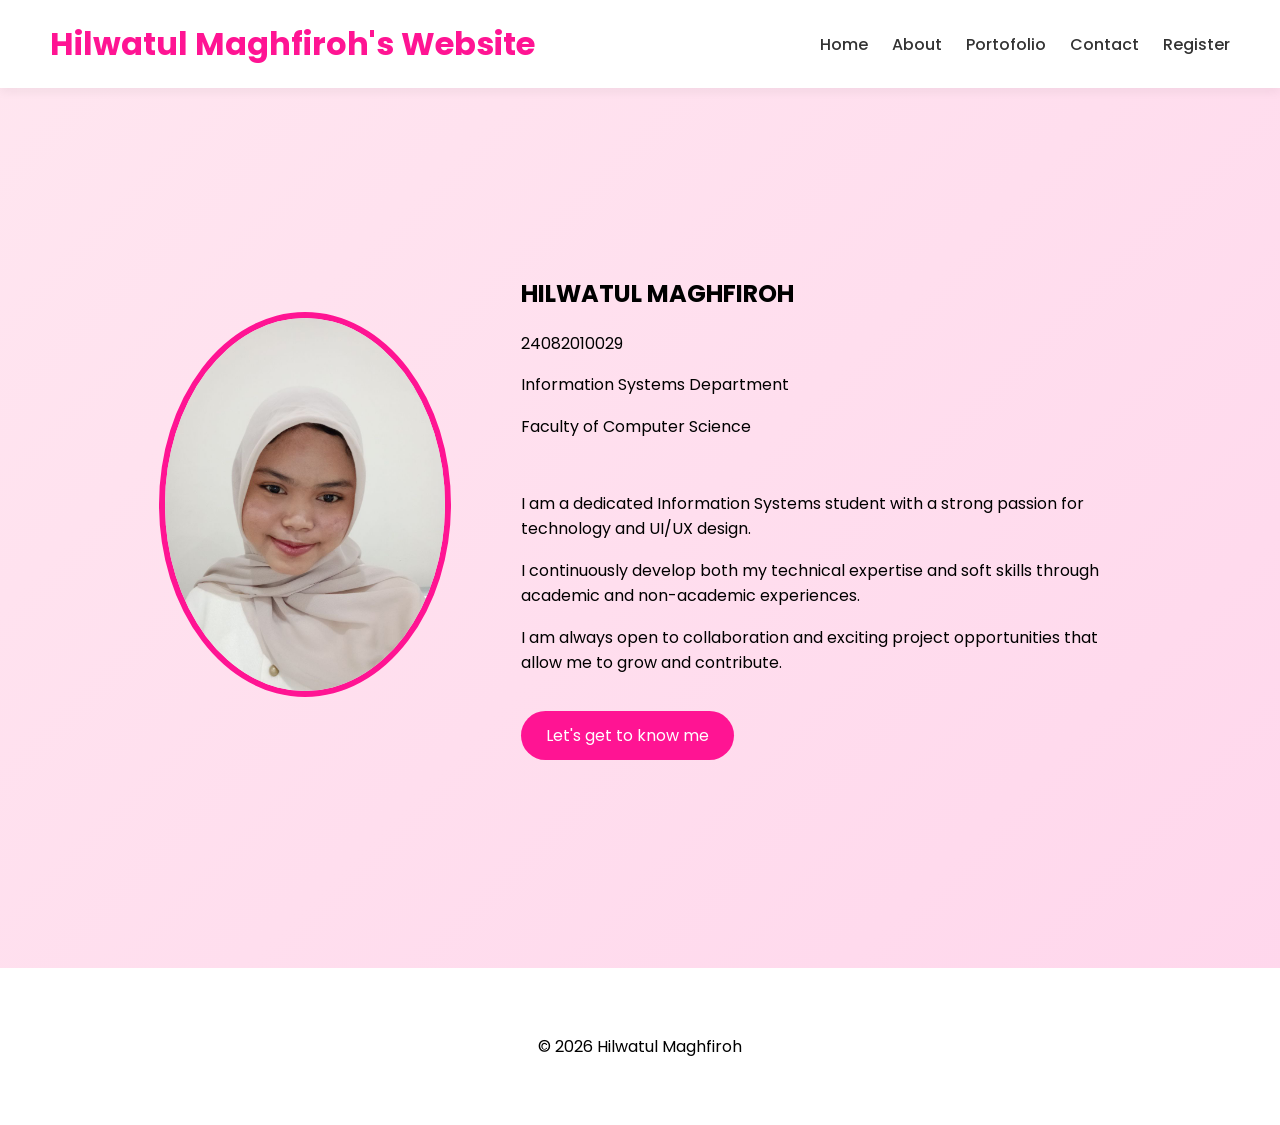
<file: index.html>
<!DOCTYPE html>
<html>
<head>
    <title>Home</title>
    <link rel="stylesheet" href="css/style.css">
</head>
<body>

<header>
    <h1>Hilwatul Maghfiroh's Website</h1>
    <nav>
        <a href="index.html">Home</a>
        <a href="about.html">About</a>
        <a href="portofolio.html">Portofolio</a>
        <a href="contact.html">Contact</a>
        <a href="register.html">Register</a>
    </nav>
</header>

<section class="hero">

    <div class="hero-container">

        <div class="hero-image">
            <img src="images/profile.jpg" alt="Profile Photo">
        </div>

        <div class="hero-text">
            <h2>HILWATUL MAGHFIROH</h2>
            <p>24082010029</p>
            <p>Information Systems Department</p>
            <p>Faculty of Computer Science</p>

            <br>

            <p>
                I am a dedicated Information Systems student with a strong
                passion for technology and UI/UX design.
            </p>

            <p>
                I continuously develop both my technical expertise and soft
                skills through academic and non-academic experiences.
            </p>

            <p>
                I am always open to collaboration and exciting project
                opportunities that allow me to grow and contribute.
            </p>

            <br>

            <a href="about.html" class="btn">
                Let's get to know me
            </a>
        </div>

    </div>

</section>


<footer>
    <p>© 2026 Hilwatul Maghfiroh</p>
</footer>

</body>
</html>
</file>
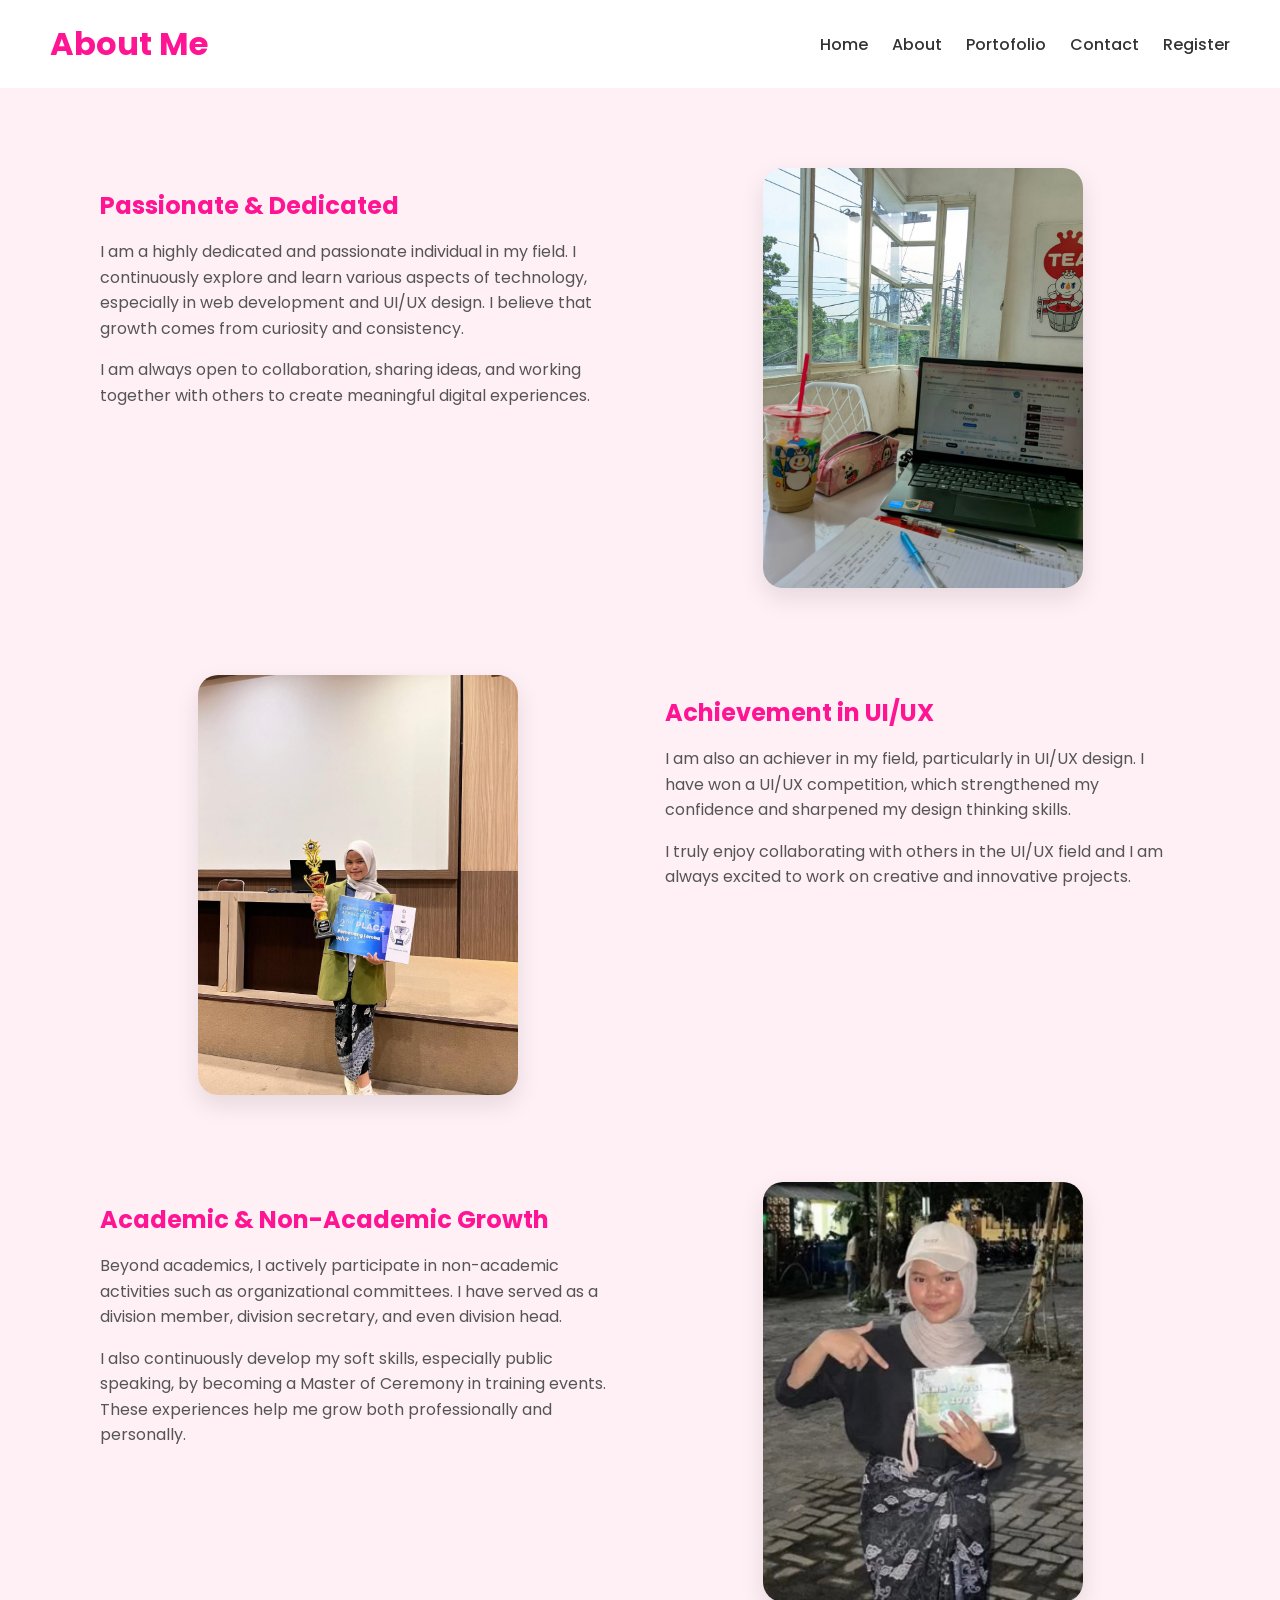
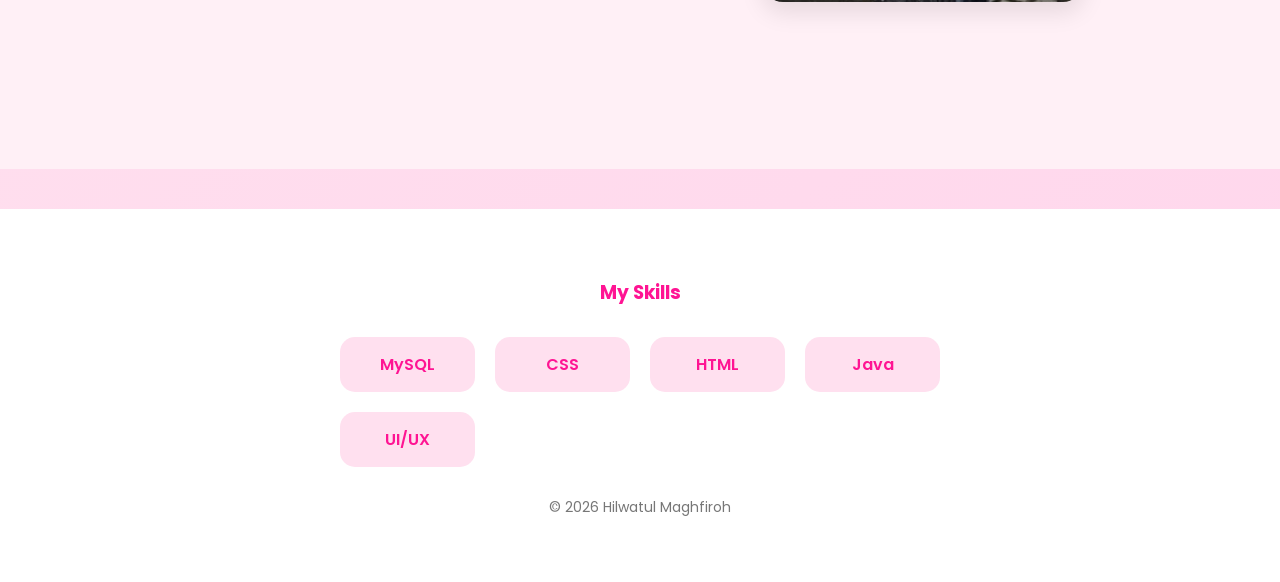
<file: about.html>
<!DOCTYPE html>
<html>
<head>
    <title>About Me</title>
    <link rel="stylesheet" href="css/style.css">
</head>
<body>

<header>
    <h1>About Me</h1>
    <nav>
        <a href="index.html">Home</a>
        <a href="about.html">About</a>
        <a href="portofolio.html">Portofolio</a>
        <a href="contact.html">Contact</a>
        <a href="register.html">Register</a>
    </nav>
</header>

<section class="about-section">

    <!-- SECTION 1 -->
    <div class="about-row">
        <div class="about-text">
            <h2>Passionate & Dedicated</h2>
            <p>
                I am a highly dedicated and passionate individual in my field.
                I continuously explore and learn various aspects of technology,
                especially in web development and UI/UX design. I believe that
                growth comes from curiosity and consistency.
            </p>
            <p>
                I am always open to collaboration, sharing ideas, and working
                together with others to create meaningful digital experiences.
            </p>
        </div>
        <div class="about-image">
            <img src="images/about1.jpg" alt="About Photo 1">
        </div>
    </div>

    <!-- SECTION 2 -->
    <div class="about-row reverse">
        <div class="about-text">
            <h2>Achievement in UI/UX</h2>
            <p>
                I am also an achiever in my field, particularly in UI/UX design.
                I have won a UI/UX competition, which strengthened my confidence
                and sharpened my design thinking skills.
            </p>
            <p>
                I truly enjoy collaborating with others in the UI/UX field and
                I am always excited to work on creative and innovative projects.
            </p>
        </div>
        <div class="about-image">
            <img src="images/about2.jpg" alt="About Photo 2">
        </div>
    </div>

    <!-- SECTION 3 -->
    <div class="about-row">
        <div class="about-text">
            <h2>Academic & Non-Academic Growth</h2>
            <p>
                Beyond academics, I actively participate in non-academic
                activities such as organizational committees. I have served
                as a division member, division secretary, and even division head.
            </p>
            <p>
                I also continuously develop my soft skills, especially public
                speaking, by becoming a Master of Ceremony in training events.
                These experiences help me grow both professionally and personally.
            </p>
        </div>
        <div class="about-image">
            <img src="images/about3.jpg" alt="About Photo 3">
        </div>
    </div>

</section>

<footer>
    <h3>My Skills</h3>

    <div class="skills-grid">
        <div class="skill-item">MySQL</div>
        <div class="skill-item">CSS</div>
        <div class="skill-item">HTML</div>
        <div class="skill-item">Java</div>
        <div class="skill-item">UI/UX</div>
    </div>

    <p class="copyright">
        © 2026 Hilwatul Maghfiroh
    </p>
</footer>

</body>
</html>
</file>
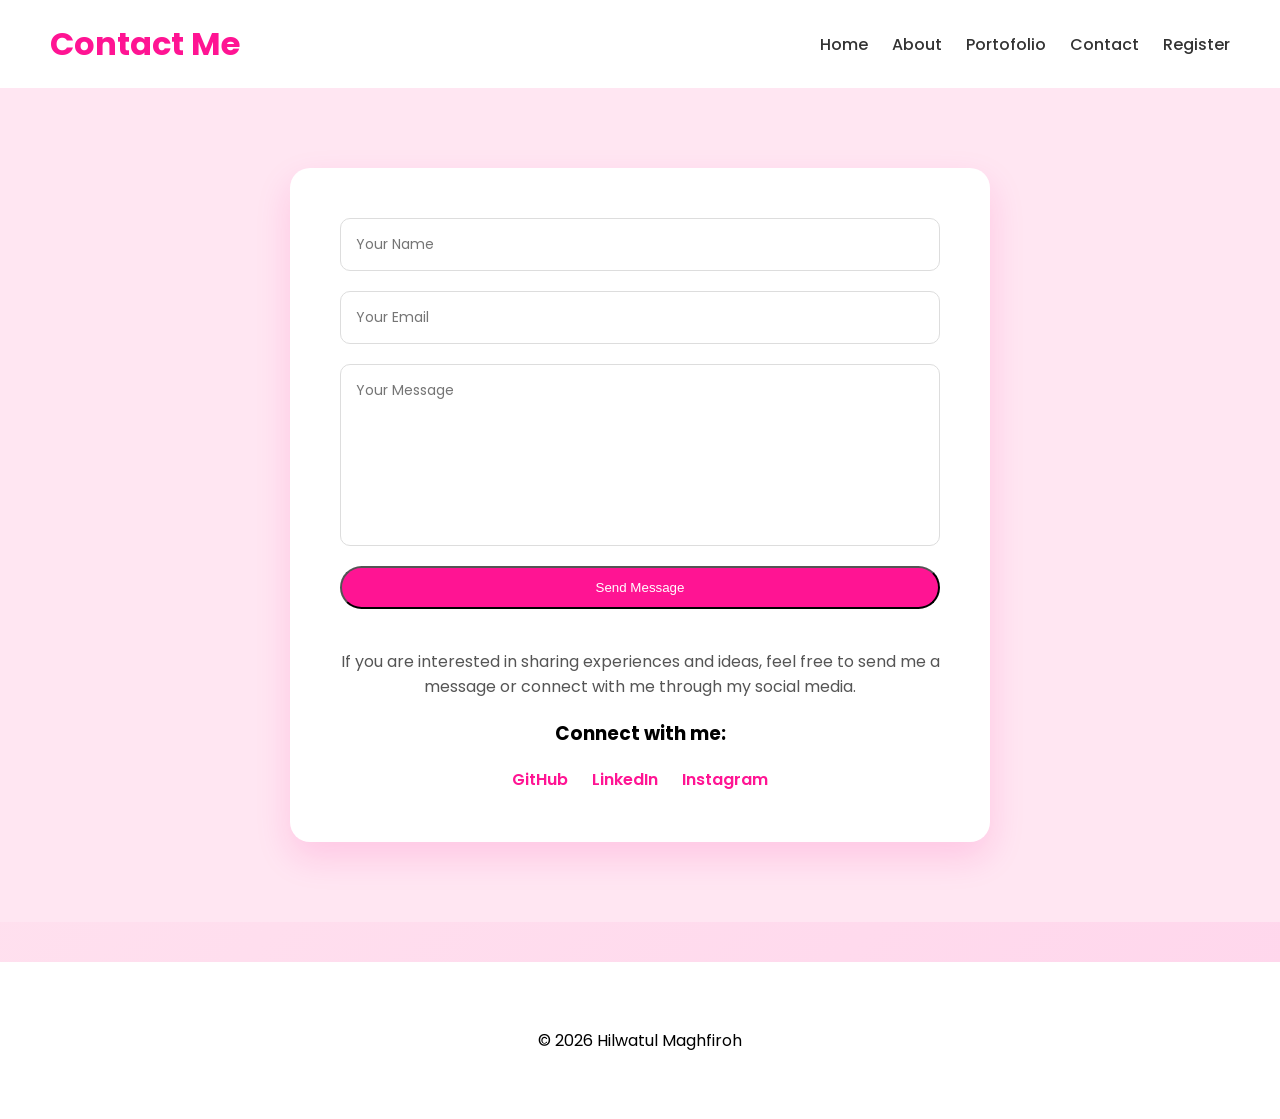
<file: contact.html>
<!DOCTYPE html>
<html>
<head>
    <title>Contact</title>
    <link rel="stylesheet" href="css/style.css">
</head>
<body>

<header>
    <h1>Contact Me</h1>
    <nav>
        <a href="index.html">Home</a>
        <a href="about.html">About</a>
        <a href="portofolio.html">Portofolio</a>
        <a href="contact.html">Contact</a>
        <a href="register.html">Register</a>
    </nav>
</header>

<section class="contact-section">

    <div class="contact-container">

        <form class="contact-form">
            <input type="text" placeholder="Your Name" required>
            <input type="email" placeholder="Your Email" required>
            <textarea placeholder="Your Message" required></textarea>
            <button type="submit" class="btn">Send Message</button>
        </form>

        <div class="contact-info">
            <p>
                If you are interested in sharing experiences and ideas, feel free to send
                me a message or connect with me through my social media.
            </p>

            <h3>Connect with me:</h3>

            <div class="social-links">
                <a href="#">GitHub</a>
                <a href="#">LinkedIn</a>
                <a href="#">Instagram</a>
            </div>
        </div>

    </div>

</section>

<footer>
    <p>© 2026 Hilwatul Maghfiroh</p>
</footer>

</body>
</html>
</file>
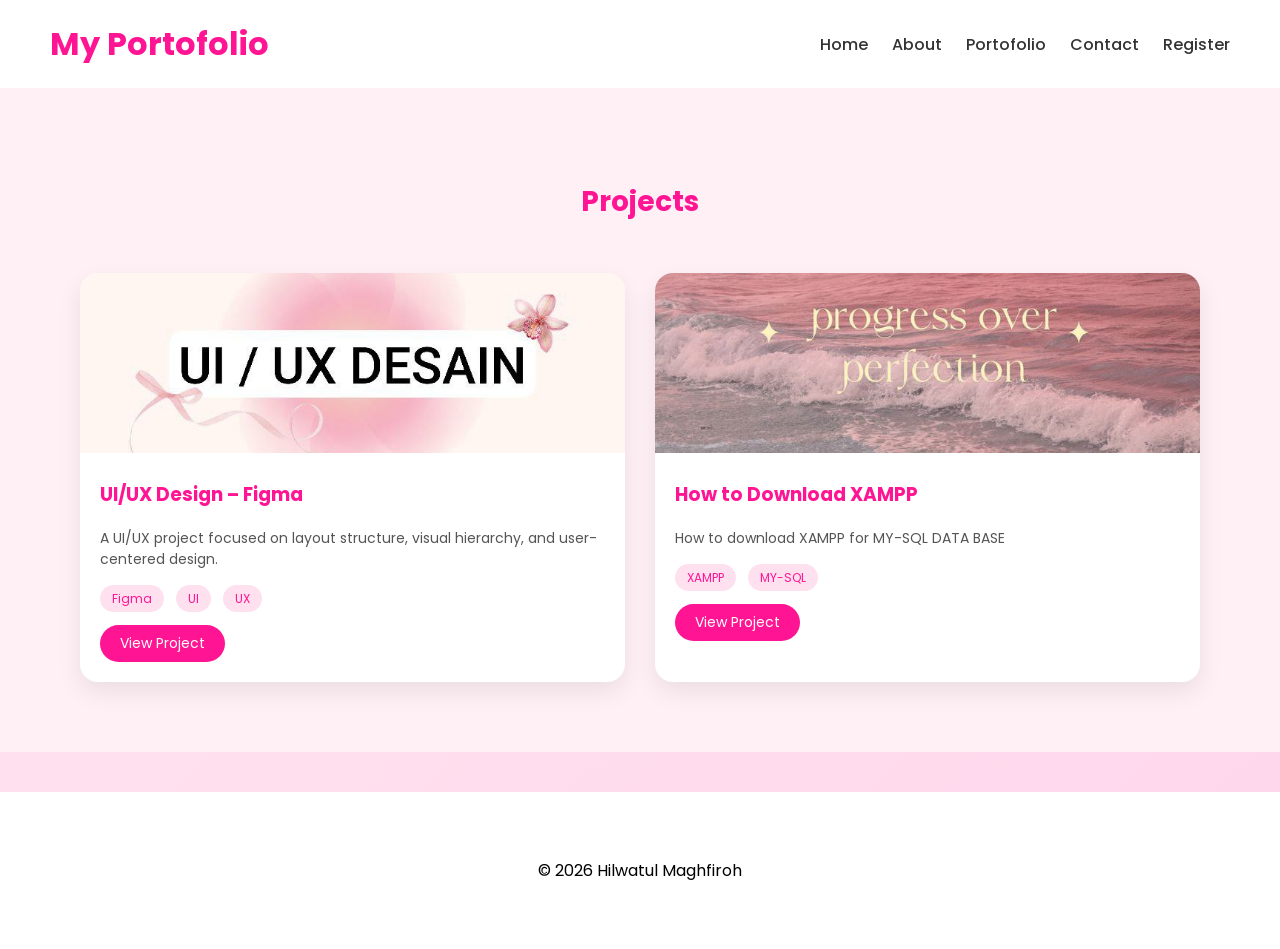
<file: portofolio.html>
<!DOCTYPE html>
<html>
<head>
    <title>Portofolio</title>
    <link rel="stylesheet" href="css/style.css">
</head>
<body>

<header>
    <h1>My Portofolio</h1>
    <nav>
        <a href="index.html">Home</a>
        <a href="about.html">About</a>
        <a href="portofolio.html">Portofolio</a>
        <a href="contact.html">Contact</a>
        <a href="register.html">Register</a>
    </nav>
</header>

<section class="portofolio">

    <h2 class="portofolio-title">Projects</h2>

    <div class="portofolio-grid">

        <!-- Project 1 -->
        <div class="project-card">
            <img src="images/project1.jpg" alt="Figma Project">

            <div class="project-content">
                <h3>UI/UX Design – Figma</h3>

                <p>
                    A UI/UX project focused on layout structure,
                    visual hierarchy, and user-centered design.
                </p>

                <div class="tags">
                    <span>Figma</span>
                    <span>UI</span>
                    <span>UX</span>
                </div>

                <a href="https://www.figma.com/design/fWKZ0AQTdNCzCiCofYzOfv/Untitled?node-id=0-1&t=nkq9pbUdWkUG8qkZ-1"
                   target="_blank"
                   class="view-btn">
                   View Project
                </a>
            </div>
        </div>

        <!-- Project 2 -->
        <div class="project-card">
            <img src="images/project2.jpg" alt="YouTube Project">

            <div class="project-content">
                <h3>How to Download XAMPP</h3>

                <p>
                    How to download XAMPP for MY-SQL
                    DATA BASE
                </p>

                <div class="tags">
                    <span>XAMPP</span>
                    <span>MY-SQL</span>
                </div>

                <a href="https://youtu.be/cInomFatO-Y?si=vOQcGzxAzMP4N36L"
                   target="_blank"
                   class="view-btn">
                   View Project
                </a>
            </div>
        </div>
        
</section>

<footer>
    <p>© 2026 Hilwatul Maghfiroh</p>
</footer>

</body>
</html>
</file>
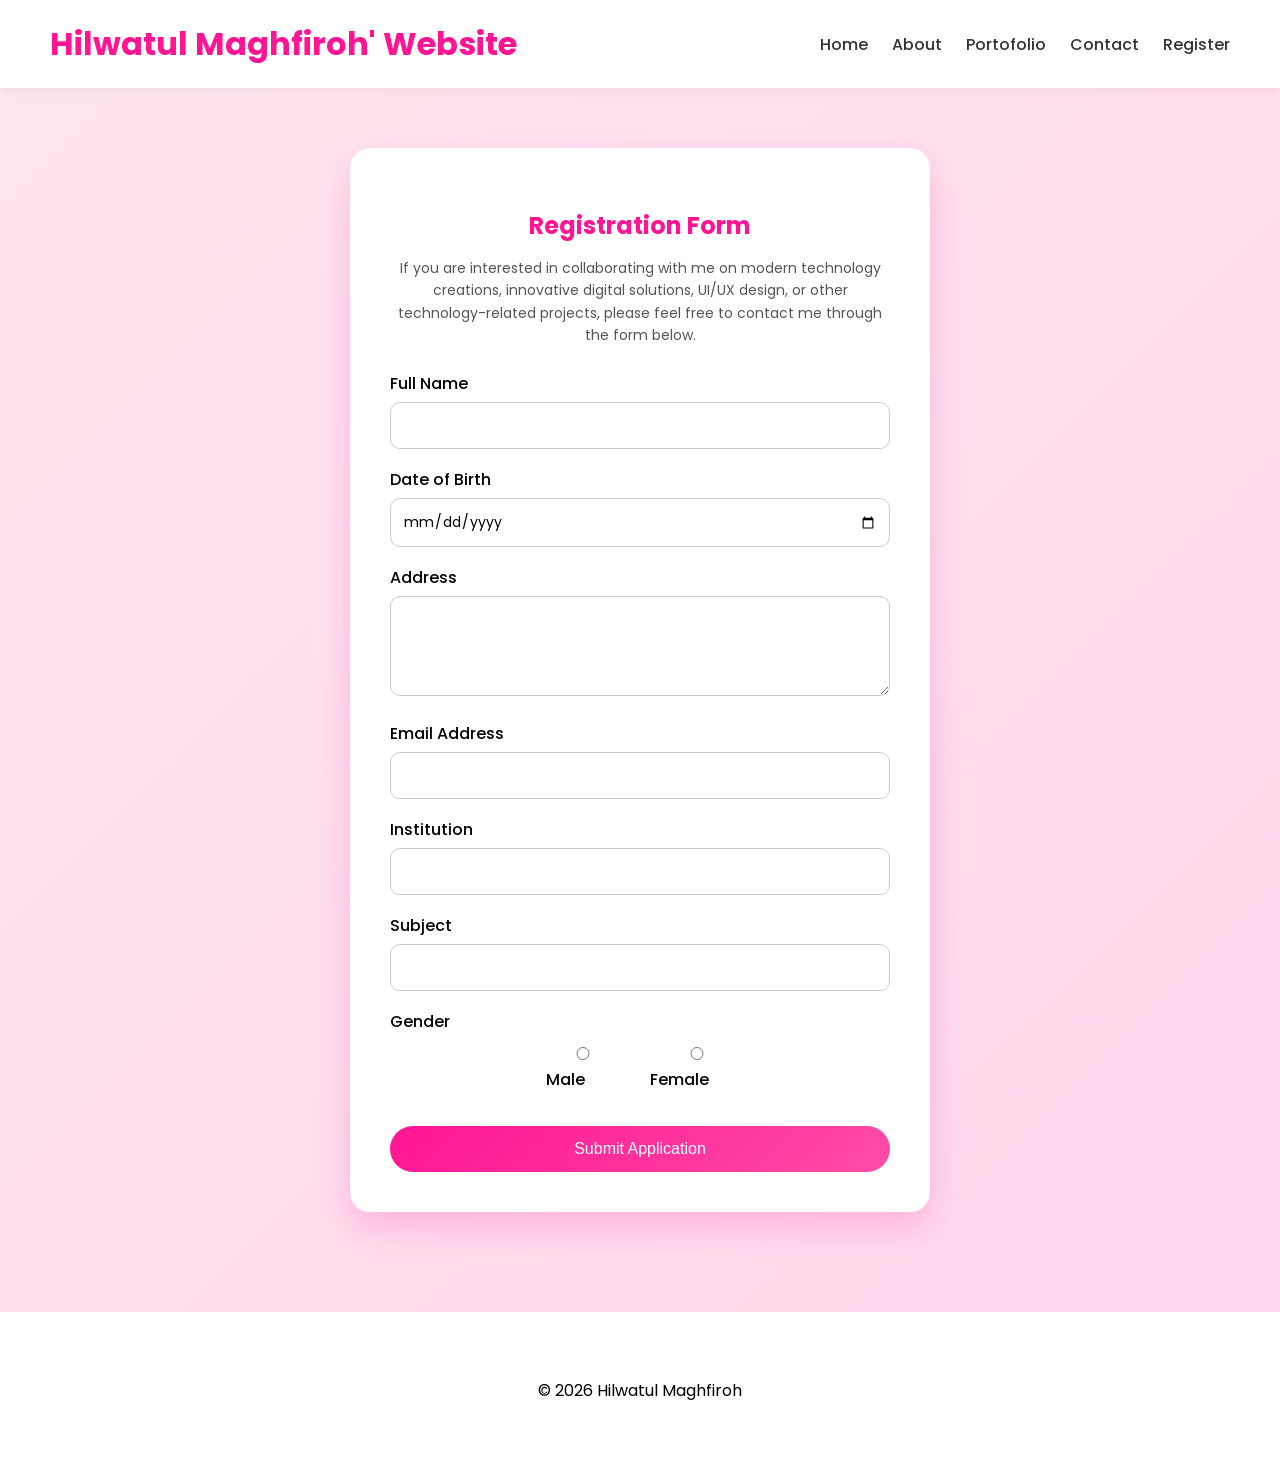
<file: register.html>
<!DOCTYPE html>
<html lang="en">
<head>

<meta charset="UTF-8">
<meta name="viewport" content="width=device-width, initial-scale=1.0">

<title>Register</title>

<link rel="stylesheet" href="css/style.css">

</head>

<body>

<header>
    <h1>Hilwatul Maghfiroh' Website</h1>

    <nav>
        <a href="index.html">Home</a>
        <a href="about.html">About</a>
        <a href="portofolio.html">Portofolio</a>
        <a href="contact.html">Contact</a>
        <a href="register.html">Register</a>
    </nav>

</header>

<section class="register-section">

<div class="register-card">

<h2>Registration Form</h2>

<p class="register-intro">
If you are interested in collaborating with me on modern technology creations,
innovative digital solutions, UI/UX design, or other technology-related projects,
please feel free to contact me through the form below.
</p>

<form id="registerForm">

<div class="form-group">
<label>Full Name</label>
<input type="text" id="name" required>
</div>

<div class="form-group">
<label>Date of Birth</label>
<input type="date" id="birthdate" required>
</div>

<div class="form-group">
<label>Address</label>
<textarea id="address" required></textarea>
</div>

<div class="form-group">
<label>Email Address</label>
<input type="email" id="email" required>
</div>

<div class="form-group">
<label>Institution</label>
<input type="text" id="institution" required>
</div>

<div class="form-group">
<label>Subject</label>
<input type="text" id="subject" required>
</div>

<div class="form-group">
<label>Gender</label>

<div class="radio-group">
<label><input type="radio" name="gender" value="Male"> Male</label>
<label><input type="radio" name="gender" value="Female"> Female</label>
</div>

</div>

<button type="submit" class="btn-submit">
Submit Application
</button>

</form>

</div>
</section>

<footer>
<p>© 2026 Hilwatul Maghfiroh</p>
</footer>


<script src="js/script.js"></script>

</body>
</html>
</file>
<file: css/style.css>
/* Google Font */
@import url('https://fonts.googleapis.com/css2?family=Poppins:wght@300;400;600;700&display=swap');

body {
    margin: 0;
    font-family: 'Poppins', sans-serif;
    background: linear-gradient(135deg, #ffe6f0, #ffd6ec);
}

/* HEADER */
header {
    background: white;
    padding: 20px 50px;
    display: flex;
    justify-content: space-between;
    align-items: center;
    box-shadow: 0 4px 10px rgba(0,0,0,0.05);
}

header h1 {
    margin: 0;
    color: #ff1493;
}

nav a {
    text-decoration: none;
    margin-left: 20px;
    color: #333;
    font-weight: 500;
}

nav a:hover {
    color: #ff1493;
}

/* HERO SECTION */
.hero {
    min-height: 80vh;
    display: flex;
    align-items: center;
    justify-content: center;
    padding: 60px 80px;
}

.hero-container {
    display: flex;
    align-items: center;
    gap: 70px;
    flex-wrap: wrap;
}

.hero-image img {
    width: 280px;
    border-radius: 50%;
    border: 6px solid #ff1493;
}

.hero-text {
    max-width: 600px;
}

.hero-text p {
    line-height: 1.6;
    margin-bottom: 10px;
}


/* BUTTON */
.btn {
    display: inline-block;
    padding: 12px 25px;
    background: #ff1493;
    color: white;
    text-decoration: none;
    border-radius: 30px;
    transition: 0.3s;
}

.btn:hover {
    background: #e60073;
}

/* FOOTER */
footer {
    text-align: center;
    padding: 20px;
    background: white;
    margin-top: 40px;
}
/* ===== PORTFOLIO MODERN CLEAN ===== */

.portofolio {
    padding: 70px 80px;
    background: #fff0f6;
}

.portofolio-title {
    text-align: center;
    color: #ff1493;
    margin-bottom: 50px;
    font-size: 28px;
}

.portofolio-grid {
    display: grid;
    grid-template-columns: repeat(auto-fit, minmax(280px, 1fr));
    gap: 30px;
}

.project-card {
    background: white;
    border-radius: 18px;
    overflow: hidden;
    box-shadow: 0 10px 25px rgba(0,0,0,0.08);
    transition: 0.3s ease;
}

.project-card:hover {
    transform: translateY(-8px);
}

.project-card img {
    width: 100%;
    height: 180px;
    object-fit: cover;
}

.project-content {
    padding: 20px;
}

.project-content h3 {
    margin-top: 0;
    color: #ff1493;
}

.project-content p {
    font-size: 14px;
    margin-bottom: 15px;
    color: #555;
}

.tags {
    margin-bottom: 15px;
}

.tags span {
    background: #ffe0ef;
    color: #ff1493;
    padding: 5px 12px;
    border-radius: 20px;
    font-size: 12px;
    margin-right: 8px;
}

.view-btn {
    display: inline-block;
    padding: 8px 20px;
    background: #ff1493;
    color: white;
    text-decoration: none;
    border-radius: 25px;
    font-size: 14px;
    transition: 0.3s;
}

.view-btn:hover {
    background: #e60073;
}

/* ===== ABOUT SECTION ===== */

.about-section {
    padding: 80px 100px;
    background: #fff0f6;
}

.about-row {
    display: flex;
    align-items: stretch; /* bikin tinggi kiri & kanan seimbang */
    gap: 50px;
    margin-bottom: 80px;
    flex-wrap: wrap;
}

.about-row.reverse {
    flex-direction: row-reverse;
}

.about-text {
    flex: 1;
}

.about-text h2 {
    color: #ff1493;
    margin-bottom: 15px;
}

.about-text p {
    color: #555;
    line-height: 1.6;
}

.about-image {
    flex: 1;
    text-align: center;
}

.about-image img {
    width: 100%;
    max-width: 320px;
    height: 100%;
    max-height: 420px;
    object-fit: cover;
    border-radius: 20px;
    box-shadow: 0 10px 25px rgba(0,0,0,0.1);
}


/* ===== SKILLS GRID ===== */

footer {
    background: white;
    padding: 50px 20px;
    text-align: center;
}

footer h3 {
    color: #ff1493;
    margin-bottom: 30px;
}

.skills-grid {
    display: grid;
    grid-template-columns: repeat(auto-fit, minmax(120px, 1fr));
    gap: 20px;
    max-width: 600px;
    margin: 0 auto 30px auto;
}

.skill-item {
    background: #ffe0ef;
    padding: 15px;
    border-radius: 15px;
    font-weight: 600;
    color: #ff1493;
    transition: 0.3s;
}

.skill-item:hover {
    transform: translateY(-5px);
    background: #ff1493;
    color: white;
}

.copyright {
    font-size: 14px;
    color: #777;
}

/* ===== CONTACT SECTION ===== */

.contact-section {
    padding: 80px 20px;
    background: #ffe6f2;
    display: flex;
    justify-content: center;
}

.contact-container {
    width: 100%;
    max-width: 600px;
    background: white;
    padding: 50px;
    border-radius: 20px;
    box-shadow: 0 15px 35px rgba(255, 20, 147, 0.15);
    text-align: center;
}

.contact-form {
    display: flex;
    flex-direction: column;
    gap: 20px;
}

.contact-form input,
.contact-form textarea {
    padding: 15px;
    border-radius: 10px;
    border: 1px solid #ddd;
    font-family: 'Poppins', sans-serif;
    font-size: 14px;
}

.contact-form textarea {
    min-height: 150px;
    resize: none;
}

.contact-form input:focus,
.contact-form textarea:focus {
    outline: none;
    border-color: #ff1493;
}

.contact-info {
    margin-top: 40px;
}

.contact-info p {
    color: #555;
    margin-bottom: 20px;
}

.social-links a {
    text-decoration: none;
    margin: 0 10px;
    color: #ff1493;
    font-weight: 600;
}

.social-links a:hover {
    text-decoration: underline;
}

/* ===== REGISTER SECTION ===== */

.register-section {
    min-height: 80vh;
    display: flex;
    justify-content: center;
    align-items: center;
    padding: 60px 20px;
}

/* white card */
.register-card {
    background: white;
    padding: 40px;
    border-radius: 20px;
    box-shadow: 0 15px 35px rgba(255,20,147,0.2);
    width: 100%;
    max-width: 500px;
}

/* title */
.register-card h2 {
    text-align: center;
    color: #ff1493;
    margin-bottom: 10px;
}

/* intro text */
.register-intro {
    text-align: center;
    font-size: 14px;
    color: #555;
    margin-bottom: 25px;
    line-height: 1.6;
}

/* form group */
.form-group {
    margin-bottom: 18px;
}

/* label */
.form-group label {
    display: block;
    margin-bottom: 6px;
    font-weight: 500;
}

/* ALL inputs same width */
.form-group input,
.form-group textarea {
    width: 100%;
    padding: 12px;
    border-radius: 10px;
    border: 1px solid #ccc;
    font-family: 'Poppins', sans-serif;
    font-size: 14px;
    box-sizing: border-box;
}

/* address height only, NOT wider */
.form-group textarea {
    height: 100px;
    resize: vertical;
}

/* gender center */
.radio-group {
    display: flex;
    justify-content: center;
    gap: 40px;
    margin-top: 8px;
}

/* submit button */
.btn-submit {
    width: 100%;
    padding: 14px;
    border: none;
    border-radius: 30px;
    background: linear-gradient(135deg,#ff1493,#ff4da6);
    color: white;
    font-size: 16px;
    cursor: pointer;
    margin-top: 10px;
    transition: 0.3s;
}

.btn-submit:hover {
    transform: translateY(-2px);
}
</file>
